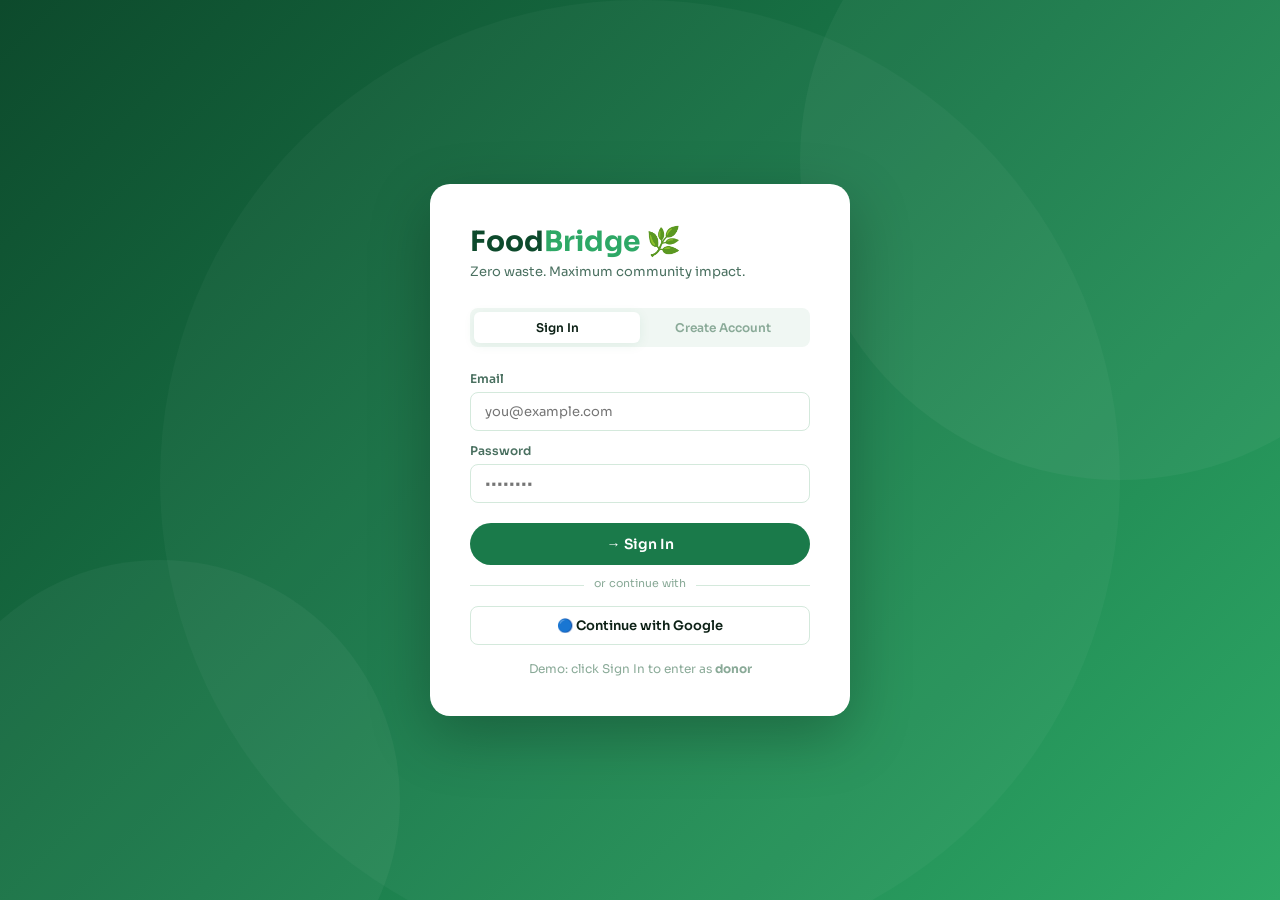
<file: foodmangweb.html>
<!DOCTYPE html>
<html lang="en">
<head>
<meta charset="UTF-8">
<meta name="viewport" content="width=device-width, initial-scale=1.0">
<title>FoodBridge — Zero Waste, Maximum Impact</title>
<link href="https://fonts.googleapis.com/css2?family=Sora:wght@300;400;500;600;700&family=Space+Mono:wght@400;700&display=swap" rel="stylesheet">
<style>
  :root {
    --green: #1a7a4a;
    --green-light: #2ea866;
    --green-pale: #e6f7ee;
    --green-dark: #0d4a2c;
    --amber: #f59e0b;
    --amber-pale: #fef3c7;
    --coral: #ef4444;
    --blue: #3b82f6;
    --purple: #8b5cf6;
    --bg: #f0f7f3;
    --surface: #ffffff;
    --surface2: #f8fbf9;
    --text: #0d2116;
    --text2: #4a7060;
    --text3: #8aaa98;
    --border: #d4e9dc;
    --shadow: 0 2px 12px rgba(26,122,74,0.08);
    --shadow-lg: 0 8px 32px rgba(26,122,74,0.14);
    --radius: 14px;
    --radius-sm: 8px;
  }
  * { box-sizing: border-box; margin: 0; padding: 0; }
  body { font-family: 'Sora', sans-serif; background: var(--bg); color: var(--text); min-height: 100vh; }
  
  /* SIDEBAR NAV */
  .layout { display: flex; min-height: 100vh; }
  .sidebar {
    width: 240px; background: var(--green-dark); color: #fff;
    display: flex; flex-direction: column; position: fixed; top: 0; left: 0; height: 100vh;
    z-index: 100; transition: transform 0.3s;
  }
  .sidebar-logo {
    padding: 28px 24px 20px;
    border-bottom: 1px solid rgba(255,255,255,0.1);
  }
  .sidebar-logo .brand { font-size: 20px; font-weight: 700; color: #fff; letter-spacing: -0.5px; }
  .sidebar-logo .brand span { color: var(--green-light); }
  .sidebar-logo .tagline { font-size: 10px; color: rgba(255,255,255,0.5); margin-top: 3px; letter-spacing: 1px; text-transform: uppercase; }
  .sidebar-role {
    margin: 16px; padding: 10px 12px; background: rgba(46,168,102,0.18);
    border-radius: var(--radius-sm); display: flex; align-items: center; gap: 10px;
    border: 1px solid rgba(46,168,102,0.3);
  }
  .role-badge { width: 32px; height: 32px; border-radius: 50%; display: flex; align-items: center; justify-content: center; font-size: 14px; font-weight: 600; background: var(--green-light); }
  .role-name { font-size: 12px; font-weight: 600; color: #fff; }
  .role-type { font-size: 10px; color: rgba(255,255,255,0.5); text-transform: capitalize; }
  
  .nav-section { padding: 12px 16px 4px; font-size: 9px; color: rgba(255,255,255,0.35); text-transform: uppercase; letter-spacing: 1.5px; font-weight: 600; }
  .nav-item {
    display: flex; align-items: center; gap: 10px; padding: 10px 16px; margin: 2px 8px;
    border-radius: var(--radius-sm); cursor: pointer; font-size: 13px; font-weight: 500;
    color: rgba(255,255,255,0.7); transition: all 0.15s;
  }
  .nav-item:hover { background: rgba(255,255,255,0.08); color: #fff; }
  .nav-item.active { background: var(--green-light); color: #fff; }
  .nav-item .icon { width: 18px; text-align: center; font-size: 15px; }
  .nav-item .badge { margin-left: auto; background: var(--amber); color: #000; border-radius: 10px; padding: 1px 7px; font-size: 10px; font-weight: 700; }
  .sidebar-footer { margin-top: auto; padding: 16px; border-top: 1px solid rgba(255,255,255,0.1); }
  .logout-btn { width: 100%; padding: 8px; background: rgba(239,68,68,0.12); color: #fca5a5; border: 1px solid rgba(239,68,68,0.2); border-radius: var(--radius-sm); cursor: pointer; font-size: 12px; font-family: 'Sora', sans-serif; }

  /* MAIN CONTENT */
  .main { margin-left: 240px; flex: 1; min-height: 100vh; }
  .topbar {
    background: var(--surface); border-bottom: 1px solid var(--border);
    padding: 16px 28px; display: flex; align-items: center; gap: 16px;
    position: sticky; top: 0; z-index: 50;
  }
  .topbar-title { font-size: 18px; font-weight: 700; color: var(--text); }
  .topbar-sub { font-size: 12px; color: var(--text3); margin-top: 1px; }
  .topbar-actions { margin-left: auto; display: flex; gap: 10px; align-items: center; }
  .search-bar {
    display: flex; align-items: center; gap: 8px; background: var(--bg);
    border: 1px solid var(--border); border-radius: 24px; padding: 7px 14px;
    font-size: 13px; color: var(--text2); cursor: text;
  }
  .btn {
    padding: 8px 16px; border-radius: 24px; font-family: 'Sora', sans-serif;
    font-size: 13px; font-weight: 600; cursor: pointer; border: none; transition: all 0.15s;
  }
  .btn-primary { background: var(--green); color: #fff; }
  .btn-primary:hover { background: var(--green-light); transform: translateY(-1px); }
  .btn-outline { background: transparent; border: 1.5px solid var(--green); color: var(--green); }
  .btn-outline:hover { background: var(--green-pale); }
  .btn-amber { background: var(--amber); color: #000; }
  .btn-sm { padding: 6px 12px; font-size: 12px; }
  
  .content { padding: 28px; }
  
  /* STATS GRID */
  .stats-grid { display: grid; grid-template-columns: repeat(4, 1fr); gap: 16px; margin-bottom: 28px; }
  .stat-card {
    background: var(--surface); border-radius: var(--radius); padding: 20px;
    border: 1px solid var(--border); box-shadow: var(--shadow);
    transition: transform 0.15s, box-shadow 0.15s;
  }
  .stat-card:hover { transform: translateY(-2px); box-shadow: var(--shadow-lg); }
  .stat-icon { width: 42px; height: 42px; border-radius: 10px; display: flex; align-items: center; justify-content: center; font-size: 20px; margin-bottom: 14px; }
  .stat-icon.green { background: var(--green-pale); }
  .stat-icon.amber { background: var(--amber-pale); }
  .stat-icon.blue { background: #eff6ff; }
  .stat-icon.purple { background: #f5f3ff; }
  .stat-num { font-size: 26px; font-weight: 700; color: var(--text); font-family: 'Space Mono', monospace; }
  .stat-label { font-size: 12px; color: var(--text3); margin-top: 3px; }
  .stat-change { font-size: 11px; margin-top: 6px; display: flex; align-items: center; gap: 4px; }
  .stat-change.up { color: var(--green); }
  .stat-change.down { color: var(--coral); }

  /* CARDS */
  .card { background: var(--surface); border-radius: var(--radius); border: 1px solid var(--border); box-shadow: var(--shadow); }
  .card-header { padding: 18px 22px 14px; display: flex; align-items: center; justify-content: space-between; border-bottom: 1px solid var(--border); }
  .card-title { font-size: 15px; font-weight: 700; color: var(--text); }
  .card-body { padding: 22px; }
  .two-col { display: grid; grid-template-columns: 1fr 1fr; gap: 20px; margin-bottom: 28px; }
  .three-col { display: grid; grid-template-columns: repeat(3, 1fr); gap: 16px; }

  /* FOOD LISTING CARDS */
  .food-grid { display: grid; grid-template-columns: repeat(3, 1fr); gap: 16px; }
  .food-card {
    background: var(--surface); border-radius: var(--radius); border: 1px solid var(--border);
    overflow: hidden; transition: transform 0.15s, box-shadow 0.15s; cursor: pointer;
  }
  .food-card:hover { transform: translateY(-3px); box-shadow: var(--shadow-lg); }
  .food-img { height: 130px; display: flex; align-items: center; justify-content: center; font-size: 52px; }
  .food-img.fresh { background: linear-gradient(135deg, #d4edda 0%, #b8f0cc 100%); }
  .food-img.cooked { background: linear-gradient(135deg, #fef3c7 0%, #fde68a 100%); }
  .food-img.dairy { background: linear-gradient(135deg, #e0f2fe 0%, #bae6fd 100%); }
  .food-img.bakery { background: linear-gradient(135deg, #fef3c7 0%, #fed7aa 100%); }
  .food-body { padding: 14px; }
  .food-name { font-size: 14px; font-weight: 700; margin-bottom: 4px; }
  .food-meta { font-size: 11px; color: var(--text3); display: flex; align-items: center; gap: 6px; }
  .food-tags { display: flex; gap: 6px; margin-top: 10px; flex-wrap: wrap; }
  .tag { font-size: 10px; padding: 3px 8px; border-radius: 10px; font-weight: 600; }
  .tag-green { background: var(--green-pale); color: var(--green-dark); }
  .tag-amber { background: var(--amber-pale); color: #92400e; }
  .tag-blue { background: #eff6ff; color: #1e40af; }
  .tag-coral { background: #fef2f2; color: #991b1b; }
  .expiry-bar { height: 3px; border-radius: 2px; margin-top: 10px; background: var(--border); overflow: hidden; }
  .expiry-fill { height: 100%; border-radius: 2px; }
  .expiry-fill.good { background: var(--green-light); }
  .expiry-fill.warn { background: var(--amber); }
  .expiry-fill.urgent { background: var(--coral); }

  /* MAP AREA */
  .map-box {
    background: linear-gradient(135deg, #e6f7ee 0%, #d4edda 30%, #bfdbcc 60%, #a8cfc2 100%);
    border-radius: var(--radius-sm); height: 220px; position: relative; overflow: hidden;
    display: flex; align-items: center; justify-content: center;
  }
  .map-grid {
    position: absolute; inset: 0;
    background-image: linear-gradient(rgba(26,122,74,0.07) 1px, transparent 1px), linear-gradient(90deg, rgba(26,122,74,0.07) 1px, transparent 1px);
    background-size: 24px 24px;
  }
  .map-pin { position: absolute; width: 26px; height: 26px; background: var(--green); border-radius: 50% 50% 50% 0; transform: rotate(-45deg); box-shadow: 0 2px 8px rgba(26,122,74,0.4); }
  .map-pin::after { content: ''; position: absolute; inset: 4px; background: #fff; border-radius: 50%; }
  .map-pin.amber-pin { background: var(--amber); }
  .map-pin.blue-pin { background: var(--blue); }
  .map-label { position: absolute; background: rgba(255,255,255,0.95); border-radius: 6px; padding: 4px 8px; font-size: 10px; font-weight: 600; color: var(--text); box-shadow: var(--shadow); white-space: nowrap; }

  /* TABLE */
  table { width: 100%; border-collapse: collapse; }
  th { font-size: 11px; font-weight: 600; color: var(--text3); text-transform: uppercase; letter-spacing: 0.5px; padding: 10px 14px; text-align: left; border-bottom: 1px solid var(--border); background: var(--surface2); }
  td { padding: 12px 14px; font-size: 13px; border-bottom: 1px solid var(--border); }
  tr:last-child td { border-bottom: none; }
  tr:hover td { background: var(--surface2); }
  .status-dot { display: inline-flex; align-items: center; gap: 6px; }
  .dot { width: 8px; height: 8px; border-radius: 50%; flex-shrink: 0; }
  .dot-green { background: var(--green-light); }
  .dot-amber { background: var(--amber); }
  .dot-red { background: var(--coral); }
  .dot-blue { background: var(--blue); }

  /* FORM */
  .form-grid { display: grid; grid-template-columns: 1fr 1fr; gap: 16px; }
  .form-group { display: flex; flex-direction: column; gap: 6px; }
  .form-group.full { grid-column: 1 / -1; }
  label { font-size: 12px; font-weight: 600; color: var(--text2); }
  input, select, textarea {
    padding: 10px 14px; border: 1.5px solid var(--border); border-radius: var(--radius-sm);
    font-family: 'Sora', sans-serif; font-size: 13px; color: var(--text);
    background: var(--surface); outline: none; transition: border-color 0.15s;
    width: 100%;
  }
  input:focus, select:focus, textarea:focus { border-color: var(--green); }
  textarea { resize: vertical; min-height: 80px; }
  .upload-zone {
    border: 2px dashed var(--border); border-radius: var(--radius-sm);
    padding: 24px; text-align: center; cursor: pointer; transition: all 0.15s;
    background: var(--bg);
  }
  .upload-zone:hover { border-color: var(--green); background: var(--green-pale); }

  /* CHART BARS */
  .chart-bars { display: flex; gap: 6px; align-items: flex-end; height: 120px; }
  .chart-col { display: flex; flex-direction: column; align-items: center; gap: 4px; flex: 1; }
  .bar { width: 100%; border-radius: 4px 4px 0 0; transition: height 0.4s; }
  .chart-label { font-size: 9px; color: var(--text3); font-family: 'Space Mono', monospace; }
  
  /* NOTIFICATIONS */
  .notif-list { display: flex; flex-direction: column; gap: 0; }
  .notif-item { display: flex; gap: 12px; padding: 14px 0; border-bottom: 1px solid var(--border); }
  .notif-item:last-child { border-bottom: none; }
  .notif-icon { width: 36px; height: 36px; border-radius: 50%; display: flex; align-items: center; justify-content: center; font-size: 16px; flex-shrink: 0; }
  .notif-text { flex: 1; }
  .notif-msg { font-size: 13px; color: var(--text); }
  .notif-time { font-size: 11px; color: var(--text3); margin-top: 3px; }
  .notif-dot { width: 8px; height: 8px; border-radius: 50%; background: var(--green-light); flex-shrink: 0; margin-top: 4px; }

  /* MATCHING SCORE */
  .match-card {
    background: var(--surface); border-radius: var(--radius); border: 1px solid var(--border);
    padding: 16px; display: flex; gap: 14px; align-items: center;
    transition: box-shadow 0.15s; cursor: pointer;
  }
  .match-card:hover { box-shadow: var(--shadow-lg); }
  .match-score {
    width: 52px; height: 52px; border-radius: 50%; display: flex; align-items: center; justify-content: center;
    font-size: 15px; font-weight: 700; font-family: 'Space Mono', monospace; flex-shrink: 0;
  }
  .score-high { background: var(--green-pale); color: var(--green-dark); border: 2px solid var(--green-light); }
  .score-med { background: var(--amber-pale); color: #92400e; border: 2px solid var(--amber); }

  /* PROGRESS RING */
  .ring-container { position: relative; width: 80px; height: 80px; }
  .ring-label { position: absolute; inset: 0; display: flex; flex-direction: column; align-items: center; justify-content: center; }
  .ring-num { font-size: 16px; font-weight: 700; font-family: 'Space Mono', monospace; color: var(--text); }
  .ring-sub { font-size: 9px; color: var(--text3); }

  /* LOGIN SCREEN */
  .login-screen {
    min-height: 100vh; display: flex; align-items: center; justify-content: center;
    background: linear-gradient(135deg, #0d4a2c 0%, #1a7a4a 50%, #2ea866 100%);
    position: relative; overflow: hidden;
  }
  .login-bg-circles { position: absolute; inset: 0; pointer-events: none; }
  .login-card {
    background: #fff; border-radius: 20px; padding: 40px; width: 420px;
    box-shadow: 0 20px 60px rgba(0,0,0,0.25); position: relative; z-index: 1;
  }
  .login-logo { font-size: 28px; font-weight: 700; color: var(--green-dark); margin-bottom: 4px; }
  .login-logo span { color: var(--green-light); }
  .login-sub { font-size: 13px; color: var(--text2); margin-bottom: 28px; }
  .login-tabs { display: flex; gap: 0; background: var(--bg); border-radius: var(--radius-sm); padding: 4px; margin-bottom: 24px; }
  .login-tab {
    flex: 1; padding: 8px; text-align: center; font-size: 12px; font-weight: 600;
    border-radius: 6px; cursor: pointer; color: var(--text3); transition: all 0.15s;
  }
  .login-tab.active { background: #fff; color: var(--text); box-shadow: var(--shadow); }
  .role-picker { display: grid; grid-template-columns: repeat(3, 1fr); gap: 8px; margin-bottom: 20px; }
  .role-opt {
    border: 1.5px solid var(--border); border-radius: var(--radius-sm); padding: 12px 8px;
    text-align: center; cursor: pointer; transition: all 0.15s;
  }
  .role-opt:hover, .role-opt.selected { border-color: var(--green); background: var(--green-pale); }
  .role-opt .role-emoji { font-size: 24px; display: block; margin-bottom: 6px; }
  .role-opt .role-name { font-size: 11px; font-weight: 600; color: var(--text); }
  .divider { height: 1px; background: var(--border); margin: 20px 0; position: relative; }
  .divider span { position: absolute; left: 50%; transform: translateX(-50%); top: -9px; background: #fff; padding: 0 10px; font-size: 11px; color: var(--text3); }
  .social-btn { width: 100%; display: flex; align-items: center; justify-content: center; gap: 10px; padding: 10px; border: 1.5px solid var(--border); border-radius: var(--radius-sm); cursor: pointer; font-size: 13px; font-weight: 600; background: #fff; color: var(--text); font-family: 'Sora', sans-serif; transition: background 0.15s; }
  .social-btn:hover { background: var(--bg); }

  /* IMPACT BANNER */
  .impact-banner {
    background: linear-gradient(135deg, var(--green-dark) 0%, var(--green) 100%);
    border-radius: var(--radius); padding: 24px 28px; display: flex; align-items: center; gap: 24px;
    margin-bottom: 28px; color: #fff; position: relative; overflow: hidden;
  }
  .impact-banner::before { content: '🌿'; position: absolute; right: 20px; top: -10px; font-size: 80px; opacity: 0.15; }
  .impact-text .big { font-size: 26px; font-weight: 700; font-family: 'Space Mono', monospace; }
  .impact-text .small { font-size: 12px; opacity: 0.75; margin-top: 3px; }
  .impact-divider { width: 1px; height: 50px; background: rgba(255,255,255,0.2); }

  /* ANIMATIONS */
  @keyframes fadeIn { from { opacity: 0; transform: translateY(10px); } to { opacity: 1; transform: translateY(0); } }
  .page { animation: fadeIn 0.25s ease; }
  @keyframes pulse { 0%, 100% { transform: scale(1); } 50% { transform: scale(1.05); } }
  .pulse { animation: pulse 2s ease-in-out infinite; }

  /* MODAL */
  .modal-overlay { position: fixed; inset: 0; background: rgba(0,0,0,0.4); z-index: 200; display: flex; align-items: center; justify-content: center; }
  .modal { background: #fff; border-radius: 20px; padding: 28px; width: 500px; max-width: 95vw; box-shadow: 0 20px 60px rgba(0,0,0,0.2); }
  .modal-header { display: flex; align-items: center; justify-content: space-between; margin-bottom: 20px; }
  .modal-title { font-size: 18px; font-weight: 700; }
  .modal-close { width: 30px; height: 30px; border-radius: 50%; background: var(--bg); border: none; cursor: pointer; font-size: 16px; display: flex; align-items: center; justify-content: center; }

  /* SCROLLBAR */
  ::-webkit-scrollbar { width: 6px; }
  ::-webkit-scrollbar-track { background: transparent; }
  ::-webkit-scrollbar-thumb { background: var(--border); border-radius: 3px; }

  /* ADMIN */
  .admin-grid { display: grid; grid-template-columns: repeat(3, 1fr); gap: 16px; margin-bottom: 24px; }
  .admin-card { background: var(--surface); border-radius: var(--radius); padding: 20px; border: 1px solid var(--border); text-align: center; }
  .admin-num { font-size: 32px; font-weight: 700; font-family: 'Space Mono', monospace; }
  .admin-label { font-size: 12px; color: var(--text3); margin-top: 4px; }
</style>
</head>
<body>

<div id="app"></div>

<script>
// ============================================================
// APP STATE
// ============================================================
let state = {
  view: 'login', // login | dashboard | donate | browse | requests | notifications | admin | profile
  user: null,
  role: 'donor',
  activeNav: 'dashboard',
  loginTab: 'login',
  selectedRole: 'donor',
  modal: null,
  donations: [
    { id:1, name:'Fresh Vegetables', qty:'15 kg', type:'fresh', expiry:'2h', emoji:'🥦', donor:'Green Garden Cafe', loc:'Koregaon Park', urgency:'urgent', tags:['Organic','Vegan'], match:96 },
    { id:2, name:'Cooked Rice & Dal', qty:'30 portions', type:'cooked', expiry:'4h', emoji:'🍲', donor:'Hotel Saffron', loc:'Camp', urgency:'warn', tags:['Jain-friendly'], match:88 },
    { id:3, name:'Surplus Bread', qty:'25 loaves', type:'bakery', expiry:'18h', emoji:'🍞', donor:'Sunrise Bakery', loc:'Baner', urgency:'good', tags:['Vegetarian'], match:74 },
    { id:4, name:'Packaged Milk', qty:'40 litres', type:'dairy', expiry:'24h', emoji:'🥛', donor:'Dairy Fresh', loc:'Shivajinagar', urgency:'good', tags:['Pasteurized'], match:91 },
    { id:5, name:'Mixed Fruits', qty:'20 kg', type:'fresh', expiry:'6h', emoji:'🍇', donor:'FruitWala', loc:'Market Yard', urgency:'warn', tags:['Fresh','Seasonal'], match:82 },
    { id:6, name:'Canned Pulses', qty:'50 cans', type:'canned', expiry:'90d', emoji:'🫘', donor:'Retail Surplus', loc:'Hadapsar', urgency:'good', tags:['Non-perishable'], match:67 },
  ],
  requests: [
    { id:1, ngo:'Smile Foundation', food:'Cooked Meals', qty:'50 portions', status:'matched', time:'2h ago', urgency:'high' },
    { id:2, ngo:'Asha Shelter', food:'Vegetables', qty:'10 kg', status:'pending', time:'5h ago', urgency:'medium' },
    { id:3, ngo:'Hope Kitchen', food:'Bread / Bakery', qty:'20 loaves', status:'pickup', time:'1h ago', urgency:'low' },
    { id:4, ngo:'CareFirst NGO', food:'Any food', qty:'30 portions', status:'completed', time:'1d ago', urgency:'medium' },
  ],
  notifications: [
    { icon:'🎯', bg:'#e6f7ee', msg:'AI matched your donation with Smile Foundation NGO (96% match)', time:'2 min ago', unread:true },
    { icon:'🚗', bg:'#eff6ff', msg:'Pickup scheduled for 3:00 PM today — driver en route', time:'30 min ago', unread:true },
    { icon:'✅', bg:'#f0fdf4', msg:'20 kg vegetables successfully delivered to Asha Shelter', time:'2h ago', unread:false },
    { icon:'⚠️', bg:'#fef3c7', msg:'Your donation "Cooked Rice" expires in 2 hours — act now', time:'3h ago', unread:false },
    { icon:'📊', bg:'#f5f3ff', msg:'Weekly report: 148 meals served, 62 kg CO₂ saved this week', time:'1d ago', unread:false },
  ],
};

// ============================================================
// RENDER ENGINE
// ============================================================
function render() {
  const app = document.getElementById('app');
  if (state.view === 'login') { app.innerHTML = renderLogin(); return; }
  app.innerHTML = `
    <div class="layout">
      ${renderSidebar()}
      <main class="main">
        ${renderTopbar()}
        <div class="content page">${renderPage()}</div>
      </main>
    </div>
    ${state.modal ? renderModal() : ''}
  `;
  bindEvents();
}

// ============================================================
// LOGIN
// ============================================================
function renderLogin() {
  const roles = [
    {id:'donor', emoji:'🏪', name:'Donor'},
    {id:'receiver', emoji:'🤲', name:'Receiver'},
    {id:'admin', emoji:'⚙️', name:'Admin'},
  ];
  return `
  <div class="login-screen">
    <svg class="login-bg-circles" viewBox="0 0 800 600" xmlns="http://www.w3.org/2000/svg">
      <circle cx="700" cy="100" r="200" fill="rgba(255,255,255,0.04)"/>
      <circle cx="100" cy="500" r="150" fill="rgba(255,255,255,0.04)"/>
      <circle cx="400" cy="300" r="300" fill="rgba(255,255,255,0.03)"/>
    </svg>
    <div class="login-card">
      <div class="login-logo">Food<span>Bridge</span> 🌿</div>
      <p class="login-sub">Zero waste. Maximum community impact.</p>
      
      <div class="login-tabs">
        ${['login','register'].map(t => `<div class="login-tab ${state.loginTab===t?'active':''}" onclick="setLoginTab('${t}')">${t==='login'?'Sign In':'Create Account'}</div>`).join('')}
      </div>
      
      ${state.loginTab==='register' ? `
      <div style="margin-bottom:16px">
        <label style="font-size:12px;font-weight:600;color:var(--text2);display:block;margin-bottom:8px">I am a...</label>
        <div class="role-picker">
          ${roles.map(r => `<div class="role-opt ${state.selectedRole===r.id?'selected':''}" onclick="selectRole('${r.id}')">
            <span class="role-emoji">${r.emoji}</span>
            <span class="role-name">${r.name}</span>
          </div>`).join('')}
        </div>
      </div>
      <div class="form-grid" style="margin-bottom:16px">
        <div class="form-group"><label>First Name</label><input placeholder="Priya"/></div>
        <div class="form-group"><label>Last Name</label><input placeholder="Sharma"/></div>
      </div>` : ''}
      
      <div class="form-group" style="margin-bottom:12px"><label>Email</label><input type="email" placeholder="you@example.com"/></div>
      <div class="form-group" style="margin-bottom:20px"><label>Password</label><input type="password" placeholder="••••••••"/></div>
      
      <button class="btn btn-primary" style="width:100%;padding:12px;font-size:14px" onclick="doLogin('${state.selectedRole}')">
        ${state.loginTab==='login' ? '→ Sign In' : '→ Create Account'}
      </button>
      
      <div class="divider"><span>or continue with</span></div>
      <button class="social-btn" onclick="doLogin('${state.selectedRole}')">🔵 Continue with Google</button>
      
      ${state.loginTab==='login' ? `<p style="text-align:center;font-size:12px;color:var(--text3);margin-top:16px">Demo: click Sign In to enter as <strong>${state.selectedRole}</strong></p>` : ''}
    </div>
  </div>`;
}

// ============================================================
// SIDEBAR
// ============================================================
function renderSidebar() {
  const isDonor = state.user?.role === 'donor';
  const isReceiver = state.user?.role === 'receiver';
  const isAdmin = state.user?.role === 'admin';

  const navItems = [
    { icon:'📊', label:'Dashboard', id:'dashboard', section:'Main' },
    ...(isDonor ? [{ icon:'➕', label:'New Donation', id:'donate', badge:'' }] : []),
    ...(isReceiver ? [{ icon:'🔍', label:'Browse Food', id:'browse' }] : []),
    ...(!isAdmin ? [{ icon:'📦', label:isDonor?'My Donations':'My Requests', id:'requests' }] : []),
    ...(isAdmin ? [] : [{ icon:'🎯', label:'Matches', id:'matches' }]),
    { icon:'🔔', label:'Notifications', id:'notifications', badge:'2', section:'Activity' },
    ...(isAdmin ? [{ icon:'👥', label:'Users', id:'users', section:'Admin' }, { icon:'📋', label:'Reports', id:'reports' }, { icon:'⚙️', label:'Settings', id:'settings' }] : []),
    { icon:'👤', label:'Profile', id:'profile', section:'Account' },
  ];

  let lastSection = '';
  const navHtml = navItems.map(item => {
    let sectionHtml = '';
    if (item.section && item.section !== lastSection) {
      lastSection = item.section;
      sectionHtml = `<div class="nav-section">${item.section}</div>`;
    }
    return `${sectionHtml}<div class="nav-item ${state.activeNav===item.id?'active':''}" onclick="navigate('${item.id}')">
      <span class="icon">${item.icon}</span> ${item.label}
      ${item.badge ? `<span class="badge">${item.badge}</span>` : ''}
    </div>`;
  }).join('');

  const roleEmoji = { donor:'🏪', receiver:'🤲', admin:'⚙️' }[state.user?.role];
  const roleName = { donor:'Green Garden Cafe', receiver:'Smile Foundation', admin:'Admin Panel' }[state.user?.role];

  return `
  <nav class="sidebar">
    <div class="sidebar-logo">
      <div class="brand">Food<span>Bridge</span></div>
      <div class="tagline">Zero Waste Platform</div>
    </div>
    <div class="sidebar-role">
      <div class="role-badge">${roleEmoji}</div>
      <div>
        <div class="role-name">${roleName}</div>
        <div class="role-type">${state.user?.role}</div>
      </div>
    </div>
    ${navHtml}
    <div class="sidebar-footer">
      <button class="logout-btn" onclick="doLogout()">← Sign Out</button>
    </div>
  </nav>`;
}

// ============================================================
// TOPBAR
// ============================================================
function renderTopbar() {
  const titles = {
    dashboard: ['Dashboard', 'Welcome back! Here\'s your impact today.'],
    donate: ['New Donation', 'List surplus food for pickup'],
    browse: ['Browse Donations', 'Find available food near you'],
    requests: ['My Activity', 'Track your donations & requests'],
    matches: ['AI Matches', 'Smart pairings for maximum impact'],
    notifications: ['Notifications', 'Stay updated on your food chain'],
    profile: ['Profile', 'Manage your account'],
    users: ['User Management', 'Manage platform users'],
    reports: ['Reports', 'Sustainability & impact reports'],
    settings: ['Settings', 'Platform configuration'],
  };
  const [title, sub] = titles[state.activeNav] || ['FoodBridge', ''];
  return `
  <div class="topbar">
    <div>
      <div class="topbar-title">${title}</div>
      <div class="topbar-sub">${sub}</div>
    </div>
    <div class="topbar-actions">
      <div class="search-bar">🔍 Search food, donors, NGOs...</div>
      <button class="btn btn-outline btn-sm">🌐 EN / मराठी</button>
      ${state.user?.role === 'donor' ? `<button class="btn btn-primary btn-sm" onclick="navigate('donate')">➕ Donate Food</button>` : ''}
    </div>
  </div>`;
}

// ============================================================
// PAGES
// ============================================================
function renderPage() {
  switch(state.activeNav) {
    case 'dashboard': return renderDashboard();
    case 'donate': return renderDonate();
    case 'browse': return renderBrowse();
    case 'requests': return renderRequests();
    case 'matches': return renderMatches();
    case 'notifications': return renderNotifications();
    case 'profile': return renderProfile();
    case 'users': case 'reports': case 'settings': return renderAdmin();
    default: return renderDashboard();
  }
}

// ---- DASHBOARD ----
function renderDashboard() {
  const isDonor = state.user?.role === 'donor';
  const stats = isDonor ? [
    {icon:'🥗', cls:'green', num:'247', label:'kg Food Donated', change:'+18%', up:true},
    {icon:'👥', cls:'blue', num:'1,840', label:'Meals Provided', change:'+24%', up:true},
    {icon:'🌱', cls:'green', num:'98 kg', label:'CO₂ Saved', change:'+12%', up:true},
    {icon:'⭐', cls:'amber', num:'4.9', label:'Trust Score', change:'+0.2', up:true},
  ] : [
    {icon:'📦', cls:'green', num:'34', label:'Donations Received', change:'+8%', up:true},
    {icon:'🍽️', cls:'blue', num:'920', label:'Meals Served', change:'+15%', up:true},
    {icon:'👨‍👩‍👧', cls:'amber', num:'312', label:'People Fed', change:'+22%', up:true},
    {icon:'🌱', cls:'green', num:'46 kg', label:'CO₂ Offset', change:'+10%', up:true},
  ];

  const bars = [45, 72, 58, 88, 65, 92, 78].map((h, i) => {
    const days = ['M','T','W','T','F','S','S'];
    const color = i === 6 ? 'var(--green-light)' : i === 5 ? 'var(--green)' : 'var(--green-pale)';
    const textColor = i >= 5 ? '#fff' : 'var(--green)';
    return `<div class="chart-col">
      <div style="font-size:9px;color:var(--text3);font-family:'Space Mono',monospace">${h}kg</div>
      <div class="bar" style="height:${h}%;background:${color};border-radius:4px 4px 0 0;width:100%"></div>
      <div class="chart-label">${days[i]}</div>
    </div>`;
  }).join('');

  return `
  <div class="impact-banner">
    <div class="impact-text"><div class="big">247 kg</div><div class="small">Total food saved this month</div></div>
    <div class="impact-divider"></div>
    <div class="impact-text"><div class="big">1,840</div><div class="small">Meals provided to communities</div></div>
    <div class="impact-divider"></div>
    <div class="impact-text"><div class="big">98 kg</div><div class="small">CO₂ emissions reduced</div></div>
    <div class="impact-divider"></div>
    <div class="impact-text"><div class="big">12</div><div class="small">NGO partners connected</div></div>
  </div>

  <div class="stats-grid">
    ${stats.map(s => `<div class="stat-card">
      <div class="stat-icon ${s.cls}">${s.icon}</div>
      <div class="stat-num">${s.num}</div>
      <div class="stat-label">${s.label}</div>
      <div class="stat-change ${s.up?'up':'down'}">${s.up?'↑':'↓'} ${s.change} this month</div>
    </div>`).join('')}
  </div>

  <div class="two-col">
    <div class="card">
      <div class="card-header"><span class="card-title">📈 Weekly Activity</span><span style="font-size:11px;color:var(--text3)">Food donated (kg)</span></div>
      <div class="card-body">
        <div class="chart-bars" style="height:140px">${bars}</div>
      </div>
    </div>
    <div class="card">
      <div class="card-header"><span class="card-title">🗺️ Nearby Activity</span><button class="btn btn-outline btn-sm">Open Map</button></div>
      <div class="card-body" style="padding:0">
        <div class="map-box">
          <div class="map-grid"></div>
          <div class="map-pin" style="left:38%;top:35%"></div>
          <div class="map-label" style="left:43%;top:28%">Green Garden Cafe</div>
          <div class="map-pin amber-pin" style="left:62%;top:52%"></div>
          <div class="map-label" style="left:67%;top:45%">Smile NGO</div>
          <div class="map-pin blue-pin" style="left:25%;top:60%"></div>
          <div class="map-label" style="left:10%;top:66%">Asha Shelter</div>
        </div>
      </div>
    </div>
  </div>

  <div class="card" style="margin-top:20px">
    <div class="card-header"><span class="card-title">🎯 AI-Suggested Matches</span><button class="btn btn-outline btn-sm" onclick="navigate('matches')">View All</button></div>
    <div class="card-body" style="display:grid;grid-template-columns:1fr 1fr;gap:12px">
      ${[
        {score:96, ngo:'Smile Foundation', food:'Fresh Vegetables', qty:'15 kg', dist:'1.2 km', cls:'score-high'},
        {score:88, ngo:'Hope Kitchen', food:'Cooked Rice', qty:'30 portions', dist:'2.4 km', cls:'score-high'},
        {score:74, ngo:'Asha Shelter', food:'Surplus Bread', qty:'25 loaves', dist:'3.8 km', cls:'score-med'},
        {score:68, ngo:'CareFirst NGO', food:'Mixed Fruits', qty:'20 kg', dist:'4.1 km', cls:'score-med'},
      ].map(m => `<div class="match-card" onclick="openModal('match','${m.ngo}')">
        <div class="match-score ${m.cls}">${m.score}%</div>
        <div style="flex:1">
          <div style="font-size:13px;font-weight:700">${m.ngo}</div>
          <div style="font-size:12px;color:var(--text2);margin-top:2px">${m.food} · ${m.qty}</div>
          <div style="font-size:11px;color:var(--text3);margin-top:3px">📍 ${m.dist} away</div>
        </div>
        <button class="btn btn-primary btn-sm">Match</button>
      </div>`).join('')}
    </div>
  </div>`;
}

// ---- DONATE ----
function renderDonate() {
  return `
  <div style="max-width:640px">
    <div class="card">
      <div class="card-header"><span class="card-title">📦 List Surplus Food</span><span class="tag tag-green">Auto-matches NGOs</span></div>
      <div class="card-body">
        <div class="form-grid">
          <div class="form-group full">
            <label>Food Item Name *</label>
            <input placeholder="e.g. Cooked Dal Rice, Fresh Vegetables..." id="foodName"/>
          </div>
          <div class="form-group">
            <label>Category</label>
            <select id="foodCat">
              <option>🥦 Fresh Produce</option>
              <option>🍲 Cooked Food</option>
              <option>🍞 Bakery Items</option>
              <option>🥛 Dairy</option>
              <option>🫘 Dry / Packaged</option>
            </select>
          </div>
          <div class="form-group">
            <label>Quantity</label>
            <input placeholder="e.g. 15 kg / 30 portions" id="qty"/>
          </div>
          <div class="form-group">
            <label>Expiry / Best Before</label>
            <input type="datetime-local" id="expiry"/>
          </div>
          <div class="form-group">
            <label>Servings (estimated)</label>
            <input type="number" placeholder="50" id="servings"/>
          </div>
          <div class="form-group full">
            <label>Pickup Location *</label>
            <input placeholder="Enter address or drag pin on map" id="location"/>
          </div>
          <div class="form-group">
            <label>Pickup Window From</label>
            <input type="time" id="pickupFrom" value="14:00"/>
          </div>
          <div class="form-group">
            <label>Pickup Window To</label>
            <input type="time" id="pickupTo" value="18:00"/>
          </div>
          <div class="form-group full">
            <label>Dietary Tags</label>
            <div style="display:flex;gap:8px;flex-wrap:wrap;margin-top:4px">
              ${['Vegetarian','Vegan','Jain-friendly','Gluten-free','Contains Nuts','Organic','Non-perishable'].map(t => 
                `<span class="tag tag-green" style="cursor:pointer;padding:5px 10px" onclick="this.classList.toggle('tag-amber');this.classList.toggle('tag-green')">${t}</span>`
              ).join('')}
            </div>
          </div>
          <div class="form-group full">
            <label>Notes / Special Instructions</label>
            <textarea placeholder="Packaging details, allergen warnings, preparation notes..."></textarea>
          </div>
          <div class="form-group full">
            <label>Food Photos</label>
            <div class="upload-zone" onclick="alert('File upload — connect to Cloud Storage (GCS/S3)')">
              <div style="font-size:32px;margin-bottom:8px">📷</div>
              <div style="font-size:13px;font-weight:600;color:var(--text2)">Click to upload photos</div>
              <div style="font-size:11px;color:var(--text3);margin-top:4px">PNG, JPG up to 10MB · Supports multiple files</div>
            </div>
          </div>
        </div>
        <div style="margin-top:16px;padding:14px;background:var(--green-pale);border-radius:var(--radius-sm);border-left:4px solid var(--green)">
          <div style="font-size:12px;font-weight:700;color:var(--green-dark)">🤖 AI Matching Preview</div>
          <div style="font-size:12px;color:var(--text2);margin-top:4px">Based on your location and food type, we predict <strong>3-5 matched NGOs</strong> within 5 km. You'll be notified instantly.</div>
        </div>
        <div style="display:flex;gap:10px;margin-top:20px">
          <button class="btn btn-primary" style="flex:1;padding:12px" onclick="submitDonation()">🚀 List Donation</button>
          <button class="btn btn-outline" onclick="navigate('dashboard')">Cancel</button>
        </div>
      </div>
    </div>
  </div>`;
}

// ---- BROWSE ----
function renderBrowse() {
  const urgencyPct = { good: 75, warn: 40, urgent: 15 };
  const urgencyColor = { good: 'good', warn: 'warn', urgent: 'urgent' };
  return `
  <div style="display:flex;gap:12px;margin-bottom:20px;align-items:center;flex-wrap:wrap">
    <div class="search-bar" style="flex:1;min-width:200px">🔍 Search food type, location...</div>
    ${['All','Fresh','Cooked','Bakery','Dairy','Packaged'].map((f,i) => 
      `<button class="btn ${i===0?'btn-primary':'btn-outline'} btn-sm">${f}</button>`
    ).join('')}
    <button class="btn btn-outline btn-sm">📍 Near Me</button>
  </div>
  
  <div style="display:flex;gap:8px;margin-bottom:20px;align-items:center;flex-wrap:wrap">
    <span style="font-size:12px;color:var(--text3)">Filters:</span>
    <span class="tag tag-green" style="cursor:pointer">⚡ Expiring soon</span>
    <span class="tag tag-blue" style="cursor:pointer">📍 Within 3 km</span>
    <span class="tag tag-amber" style="cursor:pointer">🌱 Vegetarian</span>
    <span class="tag tag-green" style="cursor:pointer">✨ AI Top Match</span>
    <span style="margin-left:auto;font-size:12px;color:var(--text3)">Showing 6 of 24 donations</span>
  </div>

  <div class="food-grid">
    ${state.donations.map(d => `
    <div class="food-card" onclick="openModal('food',${d.id})">
      <div class="food-img ${d.type==='fresh'?'fresh':d.type==='cooked'?'cooked':d.type==='dairy'?'dairy':'bakery'}">${d.emoji}</div>
      <div class="food-body">
        <div style="display:flex;align-items:flex-start;justify-content:space-between;gap:8px">
          <div class="food-name">${d.name}</div>
          <span class="tag ${d.urgency==='urgent'?'tag-coral':d.urgency==='warn'?'tag-amber':'tag-green'}" style="flex-shrink:0">⏱ ${d.expiry}</span>
        </div>
        <div class="food-meta">🏪 ${d.donor} · 📍 ${d.loc}</div>
        <div class="food-meta" style="margin-top:4px">📦 ${d.qty}</div>
        <div class="expiry-bar"><div class="expiry-fill ${urgencyColor[d.urgency]}" style="width:${urgencyPct[d.urgency]}%"></div></div>
        <div class="food-tags">
          ${d.tags.map(t => `<span class="tag tag-green">${t}</span>`).join('')}
          <span class="tag tag-blue" style="margin-left:auto">🎯 ${d.match}% match</span>
        </div>
        <button class="btn btn-primary btn-sm" style="width:100%;margin-top:10px" onclick="event.stopPropagation();openModal('request',${d.id})">Request Pickup</button>
      </div>
    </div>`).join('')}
  </div>`;
}

// ---- REQUESTS ----
function renderRequests() {
  const isDonor = state.user?.role === 'donor';
  return `
  <div class="card">
    <div class="card-header">
      <span class="card-title">${isDonor ? '📦 My Donations' : '🤲 My Requests'}</span>
      <div style="display:flex;gap:8px">
        <button class="btn btn-outline btn-sm">Export CSV</button>
        ${isDonor ? `<button class="btn btn-primary btn-sm" onclick="navigate('donate')">➕ New</button>` : ''}
      </div>
    </div>
    <div style="overflow-x:auto">
    <table>
      <thead>
        <tr>
          <th>Food / NGO</th>
          <th>Quantity</th>
          <th>Status</th>
          <th>Time</th>
          <th>Priority</th>
          <th>Action</th>
        </tr>
      </thead>
      <tbody>
        ${state.requests.map(r => `<tr>
          <td>
            <div style="font-weight:600;font-size:13px">${isDonor ? r.food : r.ngo}</div>
            <div style="font-size:11px;color:var(--text3)">${isDonor ? r.ngo : r.food}</div>
          </td>
          <td style="font-family:'Space Mono',monospace;font-size:12px">${r.qty}</td>
          <td>
            <span class="status-dot">
              <span class="dot ${r.status==='matched'?'dot-green':r.status==='pending'?'dot-amber':r.status==='pickup'?'dot-blue':'dot-green'}"></span>
              <span style="font-size:12px;text-transform:capitalize">${r.status==='pickup'?'In Transit':r.status}</span>
            </span>
          </td>
          <td style="font-size:12px;color:var(--text3)">${r.time}</td>
          <td><span class="tag ${r.urgency==='high'?'tag-coral':r.urgency==='medium'?'tag-amber':'tag-green'}">${r.urgency}</span></td>
          <td>
            ${r.status==='pending' ? `<button class="btn btn-primary btn-sm">Match</button>` : ''}
            ${r.status==='matched' ? `<button class="btn btn-outline btn-sm">Track</button>` : ''}
            ${r.status==='pickup' ? `<button class="btn btn-amber btn-sm">📍 Live</button>` : ''}
            ${r.status==='completed' ? `<span style="font-size:12px;color:var(--green)">✅ Done</span>` : ''}
          </td>
        </tr>`).join('')}
      </tbody>
    </table>
    </div>
  </div>`;
}

// ---- MATCHES ----
function renderMatches() {
  return `
  <div style="margin-bottom:20px;padding:16px;background:linear-gradient(135deg,#f0fdf4,#dcfce7);border-radius:var(--radius);border:1px solid #bbf7d0">
    <div style="font-size:14px;font-weight:700;color:var(--green-dark)">🤖 AI Matching Engine</div>
    <div style="font-size:12px;color:var(--text2);margin-top:4px">Powered by Vertex AI · Considers: proximity, food type, capacity, urgency, historical success rate</div>
  </div>
  <div style="display:flex;flex-direction:column;gap:12px">
    ${[
      {score:96, ngo:'Smile Foundation', food:'Fresh Vegetables 15 kg', dist:'1.2 km', reason:'Exact food type match · Serves 50+ daily · 98% acceptance rate', cls:'score-high', accepted:true},
      {score:91, ngo:'Dairy Seva Trust', food:'Packaged Milk 40L', dist:'0.8 km', reason:'Specialized in dairy distribution · High capacity', cls:'score-high', accepted:false},
      {score:88, ngo:'Hope Kitchen', food:'Cooked Rice & Dal', dist:'2.4 km', reason:'Active meal kitchen · Matches pickup timing perfectly', cls:'score-high', accepted:false},
      {score:74, ngo:'Asha Shelter', food:'Surplus Bread', dist:'3.8 km', reason:'Shelter home · Breakfast distribution program', cls:'score-med', accepted:false},
      {score:68, ngo:'CareFirst NGO', food:'Mixed Fruits', dist:'4.1 km', reason:'Community distribution · Weekend volunteers available', cls:'score-med', accepted:false},
    ].map(m => `
    <div class="card" style="padding:18px">
      <div style="display:flex;align-items:center;gap:16px">
        <div class="match-score ${m.cls}" style="width:64px;height:64px;font-size:17px">${m.score}%</div>
        <div style="flex:1">
          <div style="display:flex;align-items:center;gap:10px;margin-bottom:4px">
            <span style="font-size:15px;font-weight:700">${m.ngo}</span>
            ${m.accepted ? '<span class="tag tag-green">✅ Accepted</span>' : ''}
          </div>
          <div style="font-size:12px;color:var(--text2)">📦 ${m.food} · 📍 ${m.dist} away</div>
          <div style="font-size:11px;color:var(--text3);margin-top:6px;background:var(--bg);padding:6px 10px;border-radius:6px">💡 ${m.reason}</div>
        </div>
        <div style="display:flex;flex-direction:column;gap:8px">
          ${m.accepted ? '' : `<button class="btn btn-primary btn-sm" onclick="alert('Match confirmed! NGO notified via SMS & email.')">Confirm Match</button>`}
          <button class="btn btn-outline btn-sm">View NGO</button>
        </div>
      </div>
    </div>`).join('')}
  </div>`;
}

// ---- NOTIFICATIONS ----
function renderNotifications() {
  return `
  <div class="card">
    <div class="card-header">
      <span class="card-title">🔔 All Notifications</span>
      <div style="display:flex;gap:8px">
        <button class="btn btn-outline btn-sm">Mark all read</button>
        <button class="btn btn-outline btn-sm">⚙️ Settings</button>
      </div>
    </div>
    <div class="card-body" style="padding:0 22px">
      <div class="notif-list">
        ${state.notifications.map(n => `
        <div class="notif-item">
          <div class="notif-icon" style="background:${n.bg}">${n.icon}</div>
          <div class="notif-text">
            <div class="notif-msg">${n.msg}</div>
            <div class="notif-time">${n.time}</div>
          </div>
          ${n.unread ? '<div class="notif-dot"></div>' : ''}
        </div>`).join('')}
      </div>
    </div>
  </div>
  <div class="card" style="margin-top:20px">
    <div class="card-header"><span class="card-title">📡 Notification Channels</span></div>
    <div class="card-body">
      <div style="display:grid;grid-template-columns:1fr 1fr;gap:12px">
        ${[
          {icon:'📧', name:'Email', via:'SendGrid', enabled:true},
          {icon:'📱', name:'SMS', via:'Twilio', enabled:true},
          {icon:'🔔', name:'Push', via:'Firebase FCM', enabled:false},
          {icon:'💬', name:'WhatsApp', via:'Twilio', enabled:false},
        ].map(c => `<div style="display:flex;align-items:center;gap:12px;padding:14px;background:var(--bg);border-radius:var(--radius-sm)">
          <span style="font-size:22px">${c.icon}</span>
          <div style="flex:1">
            <div style="font-size:13px;font-weight:600">${c.name}</div>
            <div style="font-size:11px;color:var(--text3)">via ${c.via}</div>
          </div>
          <div style="width:44px;height:24px;background:${c.enabled?'var(--green-light)':'var(--border)'};border-radius:12px;cursor:pointer;position:relative;transition:background 0.15s" onclick="this.style.background=this.style.background==='' || this.style.background.includes('border')?' var(--green-light)':'var(--border)'">
            <div style="position:absolute;width:18px;height:18px;background:#fff;border-radius:50%;top:3px;${c.enabled?'right:3px':'left:3px'};box-shadow:0 1px 4px rgba(0,0,0,0.2)"></div>
          </div>
        </div>`).join('')}
      </div>
    </div>
  </div>`;
}

// ---- PROFILE ----
function renderProfile() {
  const roleData = {
    donor: { name:'Green Garden Cafe', sub:'Restaurant · Koregaon Park, Pune', emoji:'🏪' },
    receiver: { name:'Smile Foundation', sub:'NGO · Registered since 2019', emoji:'🤲' },
    admin: { name:'Platform Admin', sub:'FoodBridge Admin Panel', emoji:'⚙️' },
  }[state.user?.role];
  return `
  <div style="max-width:600px">
    <div class="card" style="margin-bottom:20px">
      <div class="card-body" style="text-align:center;padding:32px">
        <div style="width:80px;height:80px;border-radius:50%;background:var(--green-pale);display:flex;align-items:center;justify-content:center;font-size:36px;margin:0 auto 14px">${roleData.emoji}</div>
        <div style="font-size:20px;font-weight:700">${roleData.name}</div>
        <div style="font-size:13px;color:var(--text3);margin-top:4px">${roleData.sub}</div>
        <div style="display:flex;gap:12px;justify-content:center;margin-top:16px">
          <span class="tag tag-green">✅ Verified</span>
          <span class="tag tag-blue">⭐ 4.9 Rating</span>
          <span class="tag tag-amber">🏆 Top Donor</span>
        </div>
        <div style="margin-top:20px;display:flex;gap:10px;justify-content:center">
          <button class="btn btn-primary btn-sm">Edit Profile</button>
          <button class="btn btn-outline btn-sm">Download Certificate</button>
        </div>
      </div>
    </div>
    <div class="card">
      <div class="card-header"><span class="card-title">📊 Impact Statistics</span></div>
      <div class="card-body">
        <div style="display:grid;grid-template-columns:repeat(3,1fr);gap:14px;text-align:center">
          ${[['247 kg','Food Donated'],['1,840','Meals Served'],['98 kg','CO₂ Saved'],['12','NGO Partners'],['4.9★','Avg Rating'],['18','Months Active']].map(([n,l]) => `
          <div style="padding:14px;background:var(--bg);border-radius:var(--radius-sm)">
            <div style="font-size:20px;font-weight:700;font-family:'Space Mono',monospace;color:var(--green)">${n}</div>
            <div style="font-size:11px;color:var(--text3);margin-top:3px">${l}</div>
          </div>`).join('')}
        </div>
      </div>
    </div>
  </div>`;
}

// ---- ADMIN ----
function renderAdmin() {
  return `
  <div class="admin-grid">
    ${[
      {num:'128', label:'Total Users', icon:'👥', color:'var(--blue)'},
      {num:'1,847', label:'Donations Listed', icon:'📦', color:'var(--green)'},
      {num:'14,200 kg', label:'Food Saved', icon:'🥗', color:'var(--green-light)'},
      {num:'42', label:'Active NGOs', icon:'🤝', color:'var(--purple)'},
      {num:'98,000', label:'Meals Served', icon:'🍽️', color:'var(--amber)'},
      {num:'5.6 tons', label:'CO₂ Prevented', icon:'🌱', color:'var(--green)'},
    ].map(s => `<div class="admin-card">
      <div style="font-size:28px;margin-bottom:8px">${s.icon}</div>
      <div class="admin-num" style="color:${s.color}">${s.num}</div>
      <div class="admin-label">${s.label}</div>
    </div>`).join('')}
  </div>
  <div class="card">
    <div class="card-header"><span class="card-title">👥 Recent Users</span><button class="btn btn-outline btn-sm">Add User</button></div>
    <table>
      <thead><tr><th>User</th><th>Role</th><th>Location</th><th>Joined</th><th>Status</th><th>Action</th></tr></thead>
      <tbody>
        ${[
          {name:'Green Garden Cafe',role:'Donor',loc:'Koregaon Park',joined:'Jan 2024',status:'active'},
          {name:'Smile Foundation',role:'Receiver',loc:'Camp',joined:'Mar 2024',status:'active'},
          {name:'Sunrise Bakery',role:'Donor',loc:'Baner',joined:'Apr 2024',status:'active'},
          {name:'Asha Shelter',role:'Receiver',loc:'Shivajinagar',joined:'Feb 2024',status:'verified'},
          {name:'FruitWala',role:'Donor',loc:'Market Yard',joined:'May 2024',status:'pending'},
        ].map(u => `<tr>
          <td><div style="font-weight:600">${u.name}</div></td>
          <td><span class="tag ${u.role==='Donor'?'tag-blue':'tag-green'}">${u.role}</span></td>
          <td style="font-size:12px;color:var(--text3)">📍 ${u.loc}</td>
          <td style="font-size:12px;color:var(--text3)">${u.joined}</td>
          <td><span class="status-dot"><span class="dot ${u.status==='active'||u.status==='verified'?'dot-green':'dot-amber'}"></span>${u.status}</span></td>
          <td><button class="btn btn-outline btn-sm">Manage</button></td>
        </tr>`).join('')}
      </tbody>
    </table>
  </div>`;
}

// ============================================================
// MODAL
// ============================================================
function renderModal() {
  const { type, data } = state.modal;
  let content = '';

  if (type === 'food') {
    const d = state.donations.find(x => x.id === parseInt(data));
    content = d ? `
      <div style="text-align:center;font-size:60px;padding:20px;background:var(--green-pale);border-radius:var(--radius-sm);margin-bottom:20px">${d.emoji}</div>
      <div class="form-grid">
        <div><label>Food</label><div style="font-size:15px;font-weight:700;margin-top:4px">${d.name}</div></div>
        <div><label>Quantity</label><div style="font-size:15px;font-weight:700;margin-top:4px">${d.qty}</div></div>
        <div><label>Donor</label><div style="margin-top:4px;color:var(--text2)">${d.donor}</div></div>
        <div><label>Location</label><div style="margin-top:4px;color:var(--text2)">📍 ${d.loc}</div></div>
        <div><label>Expires In</label><div style="margin-top:4px"><span class="tag ${d.urgency==='urgent'?'tag-coral':d.urgency==='warn'?'tag-amber':'tag-green'}">${d.expiry}</span></div></div>
        <div><label>AI Match</label><div style="margin-top:4px"><span class="tag tag-blue">🎯 ${d.match}% for you</span></div></div>
      </div>
      <div style="display:flex;gap:10px;margin-top:20px">
        <button class="btn btn-primary" style="flex:1" onclick="openModal('request',${d.id})">Request Pickup</button>
        <button class="btn btn-outline" onclick="closeModal()">Close</button>
      </div>` : '';
  } else if (type === 'request') {
    const d = state.donations.find(x => x.id === parseInt(data));
    content = `
      <p style="font-size:14px;color:var(--text2);margin-bottom:20px">Schedule a pickup for <strong>${d?.name || 'this donation'}</strong></p>
      <div class="form-group" style="margin-bottom:14px"><label>Preferred Pickup Date</label><input type="date"/></div>
      <div class="form-group" style="margin-bottom:14px"><label>Preferred Time</label><input type="time" value="14:00"/></div>
      <div class="form-group" style="margin-bottom:20px"><label>Number of People to Feed</label><input type="number" placeholder="50"/></div>
      <div style="display:flex;gap:10px">
        <button class="btn btn-primary" style="flex:1" onclick="submitRequest()">Confirm Request</button>
        <button class="btn btn-outline" onclick="closeModal()">Cancel</button>
      </div>`;
  } else if (type === 'match') {
    content = `
      <p style="font-size:14px;color:var(--text2);margin-bottom:20px">Confirm AI match with <strong>${data}</strong>?</p>
      <div style="padding:14px;background:var(--green-pale);border-radius:var(--radius-sm);margin-bottom:20px">
        <div style="font-size:13px;color:var(--green-dark)">✅ Both parties will be notified via SMS & email<br>✅ Pickup schedule will be auto-suggested<br>✅ Live tracking link will be shared</div>
      </div>
      <div style="display:flex;gap:10px">
        <button class="btn btn-primary" style="flex:1" onclick="alert('Match confirmed! 🎉 ${data} has been notified.');closeModal()">Confirm Match</button>
        <button class="btn btn-outline" onclick="closeModal()">Cancel</button>
      </div>`;
  }

  const titles = { food:'Food Details', request:'Schedule Pickup', match:'Confirm Match' };
  return `
  <div class="modal-overlay" onclick="if(event.target===this)closeModal()">
    <div class="modal">
      <div class="modal-header">
        <div class="modal-title">${titles[type] || 'Details'}</div>
        <button class="modal-close" onclick="closeModal()">✕</button>
      </div>
      ${content}
    </div>
  </div>`;
}

// ============================================================
// EVENT HANDLERS
// ============================================================
function bindEvents() {}

function setLoginTab(tab) { state.loginTab = tab; render(); }
function selectRole(role) { state.selectedRole = role; render(); }

function doLogin(role) {
  state.user = { role: role || state.selectedRole };
  state.view = 'app';
  state.activeNav = 'dashboard';
  render();
}

function doLogout() {
  state.user = null;
  state.view = 'login';
  state.loginTab = 'login';
  render();
}

function navigate(page) {
  state.activeNav = page;
  state.modal = null;
  render();
  window.scrollTo(0, 0);
}

function openModal(type, data) {
  state.modal = { type, data };
  render();
}

function closeModal() {
  state.modal = null;
  render();
}

function submitDonation() {
  alert('✅ Donation listed successfully!\n\n🤖 AI matching started — you\'ll receive SMS + email when matched.\n\n🌱 Estimated impact: 30 meals, 12 kg CO₂ saved.');
  navigate('requests');
}

function submitRequest() {
  alert('✅ Pickup request submitted!\n\n📱 You\'ll receive a confirmation SMS from the donor.\n⏰ Expected response within 30 minutes.');
  navigate('requests');
}

// ============================================================
// INIT
// ============================================================
render();
</script>
</body>
</html>
</file>
